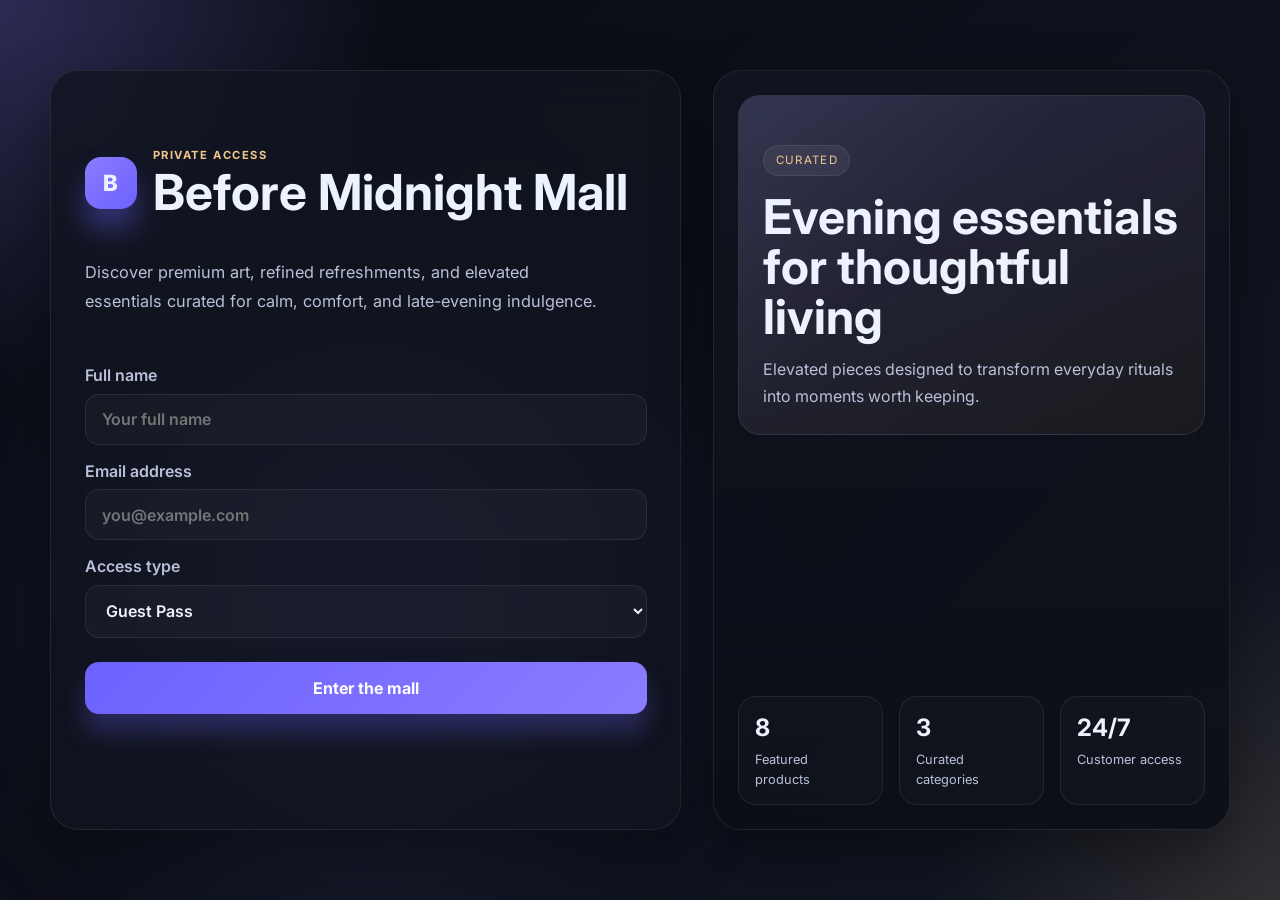
<file: index.html>
<!DOCTYPE html>
<html lang="en">
  <head>
    <meta charset="UTF-8" />
    <meta name="viewport" content="width=device-width, initial-scale=1.0" />
    <title>Before Midnight Mall</title>
    <meta name="description" content="Before Midnight Mall brings curated art, refreshments, and evening essentials together in one refined shopping experience." />
    <link rel="preconnect" href="https://fonts.googleapis.com" />
    <link rel="preconnect" href="https://fonts.gstatic.com" crossorigin />
    <link href="https://fonts.googleapis.com/css2?family=Inter:wght@400;500;600;700;800&display=swap" rel="stylesheet" />
    <link rel="stylesheet" href="style.css" />
  </head>
  <body>
    <header class="site-header">
      <div class="container nav-wrap">
        <div class="brand">
          <span class="brand-mark">B</span>
          <span>Before Midnight Mall</span>
        </div>

        <nav class="main-nav" aria-label="Main navigation">
          <a href="#featured">Featured</a>
          <a href="#collections">Collections</a>
          <a href="#reviews">Reviews</a>
          <a href="#contact">Contact</a>
        </nav>

        <div class="account-shell">
          <span id="customerStatus" class="customer-status">Guest</span>
          <button id="guestLogoutBtn" class="cart-button secondary-logout" type="button" style="display: none;">Exit</button>
        </div>

        <button id="cartToggleButton" class="cart-button" type="button" aria-label="Open shopping cart">
          <span>Cart</span>
          <span id="cartCount" class="cart-count">0</span>
        </button>
      </div>
    </header>

    <main>
      <section class="hero">
        <div class="container hero-grid">
          <div class="hero-copy">
            <p class="eyebrow">Curated for better living</p>
            <h1>Thoughtful products for everyday rituals.</h1>
            <p class="hero-text">
              Discover elevated essentials that bring comfort, calm, and style into your home.
            </p>
            <div class="hero-actions">
              <a href="#featured" class="primary-btn">Shop now</a>
              <a href="#collections" class="secondary-btn">Explore collections</a>
            </div>
            <ul class="hero-meta">
              <li>Free shipping on orders over TZS 150,000</li>
              <li>30-day returns</li>
            </ul>
          </div>

          <div class="hero-visual" aria-label="Featured product showcase">
            <div class="hero-card feature-card">
              <img src="https://images.unsplash.com/photo-1517705008128-361805f42e86?auto=format&fit=crop&w=900&q=80" alt="Elegant featured product" />
              <div class="feature-card-copy">
                <span>Best seller</span>
                <h2>Black Devil with a Bright Smile</h2>
                <p>TZS 10,000</p>
              </div>
            </div>
          </div>
        </div>
      </section>

      <section class="trust-bar">
        <div class="container trust-grid">
          <div>Free shipping</div>
          <div>Small-batch design</div>
          <div>Premium materials</div>
          <div>Secure checkout</div>
        </div>
      </section>

      <section class="welcome-spotlight">
        <div class="container welcome-wrap">
          <div class="welcome-photo-frame welcome-night-scene" aria-label="Night scene illustration">
            <div class="night-sky-glow"></div>
            <div class="moon"></div>
            <div class="stars"></div>
          </div>

          <div class="welcome-copy">
            <p class="eyebrow">Welcome to Before Midnight Mall</p>
            <h2>Good evening, and thank you for being here.</h2>
            <p>
              We are delighted to welcome you to a quieter, more meaningful shopping experience where thoughtful
              living, premium design, and immersive details come together beautifully.
            </p>
            <p>
              Explore pieces chosen to make everyday moments feel more intentional, more comforting, and more special.
            </p>
            <a href="#featured" class="primary-btn">Explore the collection</a>
          </div>
        </div>
      </section>

      <section id="featured" class="catalog">
        <div class="container section-header">
          <div>
            <p class="eyebrow">Featured products</p>
            <h2>Our best-loved essentials</h2>
          </div>
          <a href="#collections" class="text-link">Browse all</a>
        </div>

        <div id="productGrid" class="product-grid" aria-live="polite"></div>
      </section>

      <section id="collections" class="collections">
        <div class="container section-header">
          <div>
            <p class="eyebrow">Shop by category</p>
            <h2>Art & refreshments for the evening ritual</h2>
          </div>
        </div>

        <div class="container collection-grid">
          <article class="collection-card">
            <div class="collection-image image-one"></div>
            <div class="collection-copy">
              <h3>Art & Objects</h3>
              <p>Curated pieces that add mood, story, and atmosphere to your space.</p>
            </div>
          </article>

          <article class="collection-card">
            <div class="collection-image image-two"></div>
            <div class="collection-copy">
              <h3>Refreshments</h3>
              <p>Thoughtful sips and midnight rituals made for slower evenings.</p>
            </div>
          </article>

          <article class="collection-card">
            <div class="collection-image image-three"></div>
            <div class="collection-copy">
              <h3>Studio Editions</h3>
              <p>Limited collections for cozy, intentional living and gifting.</p>
            </div>
          </article>
        </div>
      </section>

      <section id="reviews" class="reviews">
        <div class="container section-header narrow">
          <div>
            <p class="eyebrow">Customer love</p>
            <h2>People come back for the feeling</h2>
          </div>
        </div>

        <div class="container review-grid">
          <blockquote>
            “The quality is outstanding and the packaging feels premium. It instantly elevated my desk.”
            <footer>— Maya R.</footer>
          </blockquote>
          <blockquote>
            “I bought the candle and diffuser set for a gift, and it was such a beautiful experience.”
            <footer>— Jordan T.</footer>
          </blockquote>
          <blockquote>
            “Everything feels thoughtfully designed. It’s exactly the kind of brand I want to support.”
            <footer>— Lena P.</footer>
          </blockquote>
        </div>
      </section>
    </main>

    <aside class="cart-panel" id="cartPanel" aria-label="Shopping cart">
      <div class="cart-header">
        <h3>Your cart</h3>
        <button class="close-cart" aria-label="Close cart">×</button>
      </div>

      <div id="cartItems" class="cart-items"></div>

      <div class="cart-summary">
        <div class="summary-row">
          <span>Subtotal</span>
          <span id="subtotal">TZS 0</span>
        </div>
        <div class="summary-row">
          <span>Shipping</span>
          <span id="shipping">TZS 0</span>
        </div>
        <div class="summary-row total-row">
          <span>Total</span>
          <span id="total">TZS 0</span>
        </div>
        <button class="checkout-btn">Proceed to checkout</button>
      </div>
    </aside>

    <div class="checkout-modal-backdrop" id="checkoutModalBackdrop" aria-hidden="true">
      <div class="checkout-modal" role="dialog" aria-modal="true" aria-labelledby="checkoutModalTitle">
        <div class="modal-header">
          <div>
            <p class="eyebrow">Secure order</p>
            <h3 id="checkoutModalTitle">Checkout details</h3>
          </div>
          <button class="close-cart close-checkout" aria-label="Close checkout">×</button>
        </div>

        <form id="checkoutForm" class="checkout-form">
          <div class="form-grid">
            <label>
              Full name
              <input type="text" name="fullName" placeholder="Your full name" required />
            </label>
            <label>
              Email
              <input type="email" name="email" placeholder="you@example.com" required />
            </label>
            <label class="full-width">
              Street address
              <input type="text" name="address" placeholder="123 Market Street" required />
            </label>
            <label>
              City
              <input type="text" name="city" placeholder="Dar es Salaam" required />
            </label>
            <label>
              Postal code
              <input type="text" name="postalCode" placeholder="12345" required />
            </label>
            <label>
              Phone number
              <input type="tel" name="phone" placeholder="+255 712 345 678" required />
            </label>
            <label class="full-width">
              Exact delivery location
              <input type="text" name="location" placeholder="Mikocheni, near the station" required />
            </label>
          </div>

          <div class="checkout-summary-box">
            <span>Estimated total</span>
            <strong id="checkoutTotal">TZS 0</strong>
          </div>

          <button type="submit" class="primary-btn checkout-submit">Place order</button>
        </form>
      </div>
    </div>

    <script src="script.js"></script>
  </body>
</html>
</file>
<file: style.css>
:root {
  --bg: #07080d;
  --bg-2: #121320;
  --bg-3: #181826;
  --panel: rgba(17, 18, 27, 0.94);
  --card: rgba(23, 22, 34, 0.9);
  --card-strong: #1b1b2a;
  --text: #f5f1ff;
  --muted: #c1bad6;
  --line: rgba(190, 176, 232, 0.17);
  --accent: #bb9cff;
  --accent-strong: #8d68ff;
  --accent-soft: rgba(184, 146, 255, 0.16);
  --glow: rgba(168, 132, 250, 0.48);
  --warm: #f3d4b8;
  --shadow: 0 30px 60px rgba(0, 0, 0, 0.45);
}

* { box-sizing: border-box; }

html { scroll-behavior: smooth; }

body {
  margin: 0;
  font-family: 'Inter', sans-serif;
  background:
    radial-gradient(circle at top left, rgba(138, 106, 255, 0.30), transparent 26%),
    radial-gradient(circle at bottom right, rgba(188, 163, 255, 0.15), transparent 24%),
    linear-gradient(135deg, var(--bg) 0%, var(--bg-2) 45%, var(--bg-3) 100%);
  color: var(--text);
  min-height: 100vh;
  overflow-x: hidden;
}

body::before,
body::after {
  content: "";
  position: fixed;
  inset: auto;
  width: 36rem;
  height: 36rem;
  border-radius: 50%;
  filter: blur(80px);
  opacity: 0.35;
  pointer-events: none;
  z-index: 0;
}

body::before {
  top: -12rem;
  left: -8rem;
  background: rgba(146, 110, 255, 0.42);
}

body::after {
  right: -10rem;
  bottom: -12rem;
  background: rgba(186, 137, 255, 0.3);
}

img { max-width: 100%; display: block; }
a { color: inherit; text-decoration: none; }
button { font: inherit; }

.container {
  width: min(1120px, calc(100% - 32px));
  margin: 0 auto;
}

.site-header {
  position: sticky;
  top: 0;
  z-index: 20;
  backdrop-filter: blur(18px);
  background: rgba(10, 11, 18, 0.72);
  border-bottom: 1px solid var(--line);
}

.nav-wrap {
  display: flex;
  align-items: center;
  justify-content: space-between;
  gap: 20px;
  height: 78px;
}

.brand {
  display: inline-flex;
  align-items: center;
  gap: 0.7rem;
  font-weight: 700;
  letter-spacing: 0.02em;
}

.brand-mark {
  display: inline-grid;
  place-items: center;
  width: 34px;
  height: 34px;
  border-radius: 10px;
  background: linear-gradient(135deg, var(--accent-strong), var(--accent));
  color: white;
  font-size: 1rem;
  box-shadow: 0 10px 24px rgba(141, 103, 255, 0.45);
}

.main-nav {
  display: flex;
  align-items: center;
  gap: 30px;
  color: var(--muted);
  font-size: 0.95rem;
}

.main-nav a:hover {
  color: #fff;
}

.account-shell {
  display: inline-flex;
  align-items: center;
  gap: 10px;
}

.customer-status {
  display: inline-flex;
  align-items: center;
  background: rgba(141, 103, 255, 0.12);
  color: var(--accent);
  border-radius: 999px;
  padding: 0.45rem 0.8rem;
  font-size: 0.78rem;
  font-weight: 700;
  border: 1px solid rgba(184, 146, 255, 0.2);
}

.cart-button {
  border: 1px solid var(--line);
  background: rgba(255, 255, 255, 0.02);
  color: var(--text);
  border-radius: 999px;
  padding: 0.7rem 1rem;
  font-weight: 600;
  display: inline-flex;
  align-items: center;
  gap: 0.75rem;
  cursor: pointer;
}

.secondary-logout {
  background: rgba(255, 255, 255, 0.02);
  border-color: rgba(184, 146, 255, 0.16);
  color: var(--text);
}

.cart-count {
  display: inline-grid;
  place-items: center;
  min-width: 28px;
  height: 28px;
  background: linear-gradient(135deg, var(--accent), var(--accent-strong));
  color: white;
  border-radius: 50%;
  font-size: 0.8rem;
  box-shadow: 0 10px 20px rgba(141, 103, 255, 0.4);
}

.hero {
  padding: 64px 0 36px;
  position: relative;
  z-index: 1;
}

.hero-grid {
  display: grid;
  grid-template-columns: 1.1fr 0.9fr;
  align-items: center;
  gap: 40px;
}

.eyebrow {
  margin: 0 0 12px;
  color: var(--accent);
  text-transform: uppercase;
  letter-spacing: 0.14em;
  font-size: 0.72rem;
  font-weight: 700;
}

h1, h2, h3, h4, p { margin-top: 0; }

.hero-copy h1 {
  font-size: clamp(2.8rem, 5vw, 5rem);
  line-height: 0.96;
  letter-spacing: -0.06em;
  margin-bottom: 1rem;
}

.hero-text {
  color: var(--muted);
  font-size: 1.05rem;
  line-height: 1.8;
  max-width: 54ch;
}

.hero-actions {
  display: flex;
  align-items: center;
  flex-wrap: wrap;
  gap: 1rem;
  margin: 2rem 0 1.5rem;
}

.primary-btn, .secondary-btn {
  display: inline-flex;
  align-items: center;
  justify-content: center;
  border-radius: 999px;
  padding: 0.9rem 1.3rem;
  font-weight: 700;
  transition: transform 0.2s ease;
}

.primary-btn {
  background: linear-gradient(135deg, var(--accent-strong), var(--accent));
  color: white;
  box-shadow: 0 18px 28px rgba(141, 103, 255, 0.28);
}

.secondary-btn {
  border: 1px solid var(--line);
  background: rgba(255, 255, 255, 0.02);
  color: var(--text);
}

.primary-btn:hover, .secondary-btn:hover {
  transform: translateY(-2px);
}

.hero-meta {
  list-style: none;
  margin: 0;
  padding: 0;
  display: flex;
  flex-wrap: wrap;
  gap: 1.2rem;
  color: var(--muted);
  font-size: 0.92rem;
}

.hero-visual { position: relative; }

.feature-card {
  position: relative;
  overflow: hidden;
  border-radius: 28px;
  border: 1px solid var(--line);
  background: rgba(18, 23, 36, 0.9);
  box-shadow: var(--shadow);
}

.feature-card img {
  width: 100%;
  height: 540px;
  object-fit: cover;
  display: block;
}

.feature-card-copy {
  position: absolute;
  left: 24px;
  right: 24px;
  bottom: 22px;
  background: rgba(10, 10, 15, 0.55);
  backdrop-filter: blur(8px);
  border: 1px solid rgba(255,255,255,0.08);
  border-radius: 18px;
  padding: 16px 18px;
}

.feature-card-copy span {
  display: inline-block;
  font-size: 0.7rem;
  letter-spacing: 0.12em;
  text-transform: uppercase;
  color: var(--warm);
  margin-bottom: 0.5rem;
}

.feature-card-copy h2 {
  margin-bottom: 0.4rem;
  font-size: clamp(1.5rem, 2vw, 2rem);
}

.feature-card-copy p {
  margin: 0;
  font-size: 1rem;
  color: var(--muted);
}

.trust-bar {
  padding: 12px 0 0;
  position: relative;
  z-index: 1;
}

.trust-grid {
  display: grid;
  grid-template-columns: repeat(4, 1fr);
  gap: 12px;
  text-align: center;
  padding: 1rem 0;
}

.trust-grid div {
  border: 1px solid var(--line);
  background: rgba(255,255,255,0.02);
  border-radius: 999px;
  padding: 0.8rem 1rem;
  color: var(--muted);
  font-weight: 600;
}

.welcome-spotlight,
.catalog,
.collections,
.reviews {
  padding: 86px 0 0;
  position: relative;
  z-index: 1;
}

.welcome-wrap {
  display: grid;
  grid-template-columns: 0.9fr 1.1fr;
  gap: 2rem;
  align-items: center;
}

.welcome-photo-frame {
  background: linear-gradient(160deg, rgba(96, 83, 160, 0.4), rgba(18, 23, 36, 0.8));
  border: 1px solid var(--line);
  border-radius: 30px;
  min-height: 420px;
  overflow: hidden;
  position: relative;
}

.night-sky-glow {
  position: absolute;
  inset: 0;
  background: radial-gradient(circle at 50% 30%, rgba(255,255,255,0.22), transparent 24%);
}

.moon {
  position: absolute;
  width: 90px;
  height: 90px;
  border-radius: 50%;
  top: 70px;
  right: 72px;
  background: rgba(255, 240, 198, 0.9);
  box-shadow: 0 0 40px rgba(255, 245, 188, 0.5);
}

.stars {
  position: absolute;
  inset: 0;
  background-image:
    radial-gradient(circle, rgba(255,255,255,0.9) 1.5px, transparent 1.7px),
    radial-gradient(circle, rgba(255,255,255,0.6) 1.5px, transparent 1.8px),
    radial-gradient(circle, rgba(255,255,255,0.75) 1.2px, transparent 1.5px);
  background-position: 10% 18%, 30% 42%, 70% 20%;
  background-size: 110px 110px;
}

.welcome-copy h2 {
  font-size: clamp(2rem, 3vw, 3rem);
  line-height: 1.08;
  margin-bottom: 1rem;
}

.welcome-copy p {
  color: var(--muted);
  line-height: 1.8;
  margin-bottom: 1.2rem;
}

.section-header {
  display: flex;
  align-items: end;
  justify-content: space-between;
  gap: 1rem;
  margin-bottom: 2rem;
}

.section-header h2 {
  margin: 0;
  font-size: clamp(2rem, 3vw, 2.6rem);
}

.text-link {
  color: var(--accent);
  font-weight: 700;
}

.product-grid {
  width: min(1120px, calc(100% - 32px));
  margin: 0 auto;
  display: grid;
  grid-template-columns: repeat(4, minmax(0, 1fr));
  gap: 1.3rem;
}

.product-card {
  background: rgba(23, 22, 34, 0.9);
  border: 1px solid var(--line);
  border-radius: 20px;
  overflow: hidden;
  display: flex;
  flex-direction: column;
}

.product-image {
  position: relative;
  padding: 0;
  border-bottom: 1px solid var(--line);
}

.product-image img {
  width: 100%;
  height: 240px;
  object-fit: cover;
}

.product-badge {
  position: absolute;
  left: 16px;
  top: 16px;
  border-radius: 999px;
  padding: 0.42rem 0.7rem;
  border: 1px solid rgba(255,255,255,0.1);
  background: rgba(10, 10, 15, 0.45);
  color: var(--warm);
  font-size: 0.7rem;
  font-weight: 700;
  text-transform: uppercase;
  letter-spacing: 0.08em;
}

.product-copy {
  display: flex;
  flex-direction: column;
  gap: 0.75rem;
  padding: 1rem 1rem 1.2rem;
}

.product-head {
  display: flex;
  align-items: center;
  justify-content: space-between;
  gap: 1rem;
}

.product-head h3 {
  font-size: 1.1rem;
  margin: 0;
}

.price {
  color: var(--warm);
  font-weight: 700;
  white-space: nowrap;
}

.product-category,
.product-copy p {
  color: var(--muted);
  line-height: 1.6;
  margin: 0;
}

.product-meta {
  display: flex;
  align-items: center;
  justify-content: space-between;
  gap: 0.8rem;
  margin-top: auto;
}

.rating {
  color: #ffd26d;
  font-weight: 700;
}

.add-btn {
  border: none;
  border-radius: 999px;
  padding: 0.72rem 1rem;
  background: linear-gradient(135deg, var(--accent-strong), var(--accent));
  color: white;
  font-weight: 700;
  cursor: pointer;
}

.collections .collection-grid {
  width: min(1120px, calc(100% - 32px));
  margin: 0 auto;
  display: grid;
  grid-template-columns: repeat(3, minmax(0, 1fr));
  gap: 1.5rem;
}

.collection-card {
  border: 1px solid var(--line);
  border-radius: 22px;
  overflow: hidden;
  background: rgba(18, 20, 32, 0.9);
}

.collection-image {
  height: 240px;
  background-size: cover;
  background-position: center;
}

.image-one { background-image: url('https://images.unsplash.com/photo-1513694203232-719a280e022f?auto=format&fit=crop&w=900&q=80'); }
.image-two { background-image: url('https://images.unsplash.com/photo-1517248135467-4c7edcad34c4?auto=format&fit=crop&w=900&q=80'); }
.image-three { background-image: url('https://images.unsplash.com/photo-1524758631624-e2822e304c36?auto=format&fit=crop&w=900&q=80'); }

.collection-copy {
  padding: 1.3rem;
}

.collection-copy h3 {
  margin-bottom: 0.6rem;
}

.collection-copy p {
  margin: 0;
  color: var(--muted);
  line-height: 1.7;
}

.reviews {
  padding-bottom: 80px;
}

.review-grid {
  width: min(1120px, calc(100% - 32px));
  margin: 0 auto;
  display: grid;
  grid-template-columns: repeat(3, minmax(0, 1fr));
  gap: 1.2rem;
}

.review-grid blockquote {
  margin: 0;
  border: 1px solid var(--line);
  border-radius: 20px;
  background: rgba(18, 20, 32, 0.9);
  padding: 1.3rem;
  color: var(--muted);
  line-height: 1.7;
}

.review-grid footer {
  margin-top: 1rem;
  color: var(--warm);
  font-weight: 700;
}

.cart-panel {
  position: fixed;
  top: 0;
  right: 0;
  width: min(420px, 100%);
  height: 100vh;
  background: rgba(10, 11, 18, 0.96);
  border-left: 1px solid var(--line);
  transform: translateX(105%);
  transition: transform 0.25s ease;
  display: flex;
  flex-direction: column;
  z-index: 30;
}

.cart-panel.open {
  transform: translateX(0);
}

.cart-header {
  display: flex;
  align-items: center;
  justify-content: space-between;
  padding: 1.2rem 1.2rem 0.8rem;
  border-bottom: 1px solid var(--line);
}

.close-cart {
  background: transparent;
  border: none;
  color: var(--text);
  font-size: 2rem;
  cursor: pointer;
  line-height: 1;
}

.cart-items {
  flex: 1;
  padding: 1rem 1rem 0;
  overflow: auto;
}

.cart-item {
  display: grid;
  grid-template-columns: 80px 1fr auto;
  gap: 0.8rem;
  align-items: center;
  border: 1px solid var(--line);
  background: rgba(255,255,255,0.02);
  border-radius: 16px;
  padding: 0.7rem;
  margin-bottom: 0.8rem;
}

.cart-item img {
  width: 80px;
  height: 80px;
  object-fit: cover;
  border-radius: 12px;
}

.cart-item h4 {
  margin: 0 0 0.2rem;
  font-size: 0.96rem;
}

.cart-item p {
  margin: 0 0 0.45rem;
  color: var(--muted);
  font-size: 0.8rem;
}

.item-controls {
  display: inline-flex;
  align-items: center;
  gap: 0.5rem;
}

.qty-btn {
  width: 28px;
  height: 28px;
  border-radius: 50%;
  border: 1px solid var(--line);
  background: rgba(255,255,255,0.03);
  color: var(--text);
  cursor: pointer;
}

.item-price {
  font-weight: 700;
  color: var(--warm);
}

.empty-cart {
  color: var(--muted);
  text-align: center;
  margin-top: 2rem;
}

.cart-summary {
  border-top: 1px solid var(--line);
  padding: 1rem 1rem 1.2rem;
}

.summary-row {
  display: flex;
  align-items: center;
  justify-content: space-between;
  margin-bottom: 0.7rem;
  color: var(--muted);
}

.total-row {
  color: var(--text);
  font-weight: 700;
  font-size: 1.1rem;
}

.checkout-btn,
.checkout-submit {
  width: 100%;
  margin-top: 0.8rem;
}

.checkout-modal-backdrop {
  position: fixed;
  inset: 0;
  background: rgba(3, 4, 8, 0.72);
  display: none;
  place-items: center;
  z-index: 40;
}

.checkout-modal-backdrop.open {
  display: grid;
}

.checkout-modal {
  width: min(620px, calc(100% - 24px));
  background: rgba(11, 13, 21, 0.98);
  border: 1px solid var(--line);
  border-radius: 22px;
  box-shadow: var(--shadow);
  padding: 1.2rem;
}

.modal-header {
  display: flex;
  align-items: center;
  justify-content: space-between;
  gap: 1rem;
  margin-bottom: 1rem;
}

.checkout-form {
  display: grid;
  gap: 1rem;
}

.form-grid {
  display: grid;
  grid-template-columns: repeat(2, minmax(0, 1fr));
  gap: 1rem;
}

.checkout-form label {
  display: grid;
  gap: 0.45rem;
  color: var(--muted);
  font-weight: 600;
}

.checkout-form input {
  width: 100%;
  border: 1px solid var(--line);
  background: rgba(255,255,255,0.03);
  color: var(--text);
  border-radius: 12px;
  padding: 0.8rem 0.9rem;
  font: inherit;
}

.full-width {
  grid-column: 1 / -1;
}

.checkout-summary-box {
  display: flex;
  align-items: center;
  justify-content: space-between;
  border: 1px solid var(--line);
  border-radius: 16px;
  background: rgba(255,255,255,0.02);
  padding: 0.9rem 1rem;
  color: var(--muted);
}

.checkout-summary-box strong {
  color: var(--text);
  font-size: 1.1rem;
}

@media (max-width: 900px) {
  .hero-grid,
  .welcome-wrap,
  .product-grid,
  .collections .collection-grid,
  .review-grid {
    grid-template-columns: 1fr;
  }

  .trust-grid {
    grid-template-columns: repeat(2, minmax(0, 1fr));
  }

  .main-nav {
    display: none;
  }
}
</file>
<file: access.css>
:root {
  --bg: #090b12;
  --bg-soft: #121724;
  --panel: rgba(17, 21, 31, 0.8);
  --panel-strong: rgba(18, 23, 36, 0.96);
  --card: rgba(19, 24, 38, 0.88);
  --text: #edf2ff;
  --muted: #b8c1d9;
  --line: rgba(255, 255, 255, 0.08);
  --accent: #8a7dff;
  --accent-strong: #6d61ff;
  --warm: #f2c78d;
  --success: #56d39a;
  --shadow: 0 25px 60px rgba(0, 0, 0, 0.38);
}

* { box-sizing: border-box; }

html, body {
  margin: 0;
  min-height: 100%;
  font-family: 'Inter', sans-serif;
  background:
    radial-gradient(circle at top left, rgba(138, 125, 255, 0.28), transparent 25%),
    radial-gradient(circle at bottom right, rgba(242, 199, 141, 0.14), transparent 22%),
    linear-gradient(135deg, var(--bg) 0%, var(--bg-soft) 100%);
  color: var(--text);
}

body {
  min-height: 100vh;
  display: grid;
  place-items: center;
  overflow: hidden;
}

.background-glow {
  position: fixed;
  inset: auto auto 8% 8%;
  width: 32rem;
  height: 32rem;
  background: rgba(138, 125, 255, 0.18);
  filter: blur(110px);
  border-radius: 50%;
  pointer-events: none;
}

.access-shell {
  width: min(1180px, calc(100% - 32px));
  min-height: 760px;
  display: grid;
  grid-template-columns: 1.1fr 0.9fr;
  gap: 2rem;
  position: relative;
  z-index: 1;
}

.access-panel,
.feature-panel {
  background: var(--panel);
  border: 1px solid var(--line);
  border-radius: 28px;
  box-shadow: var(--shadow);
  backdrop-filter: blur(18px);
}

.access-panel {
  padding: 2.25rem 2.1rem;
  display: flex;
  flex-direction: column;
  justify-content: center;
}

.brand-row {
  display: inline-flex;
  align-items: center;
  gap: 1rem;
  margin-bottom: 1.5rem;
}

.brand-mark {
  width: 52px;
  height: 52px;
  border-radius: 16px;
  display: grid;
  place-items: center;
  background: linear-gradient(135deg, var(--accent), var(--accent-strong));
  box-shadow: 0 20px 28px rgba(109, 97, 255, 0.38);
  font-weight: 800;
  font-size: 1.4rem;
}

.eyebrow {
  margin: 0 0 0.2rem;
  color: var(--warm);
  text-transform: uppercase;
  letter-spacing: 0.14em;
  font-size: 0.7rem;
  font-weight: 700;
}

h1 {
  margin: 0;
  font-size: clamp(2.1rem, 4vw, 3.1rem);
  line-height: 1.05;
}

.hero-copy {
  margin-bottom: 2rem;
  color: var(--muted);
  font-size: 1.02rem;
  line-height: 1.8;
  max-width: 52ch;
}

.access-form {
  display: grid;
  gap: 1rem;
}

.access-form label {
  display: grid;
  gap: 0.55rem;
  color: var(--muted);
  font-weight: 600;
}

.access-form input,
.access-form select {
  width: 100%;
  border: 1px solid var(--line);
  background: rgba(255, 255, 255, 0.03);
  color: var(--text);
  border-radius: 14px;
  padding: 0.9rem 1rem;
  font: inherit;
  outline: none;
}

.access-form input:focus,
.access-form select:focus {
  border-color: rgba(138, 125, 255, 0.85);
  box-shadow: 0 0 0 4px rgba(138, 125, 255, 0.12);
}

.primary-btn {
  margin-top: 0.5rem;
  border: none;
  border-radius: 14px;
  background: linear-gradient(135deg, var(--accent-strong), var(--accent));
  color: white;
  padding: 1rem 1.1rem;
  font: inherit;
  font-weight: 700;
  cursor: pointer;
  transition: transform 200ms ease, box-shadow 200ms ease;
  box-shadow: 0 18px 24px rgba(109, 97, 255, 0.28);
}

.primary-btn:hover {
  transform: translateY(-2px);
}

.access-message {
  min-height: 22px;
  margin: 0;
  color: var(--muted);
  font-size: 0.95rem;
}

.feature-panel {
  display: flex;
  flex-direction: column;
  justify-content: space-between;
  padding: 1.5rem;
  background: linear-gradient(180deg, rgba(17, 21, 31, 0.9), rgba(11, 14, 22, 0.9));
}

.feature-card {
  background: linear-gradient(160deg, rgba(138, 125, 255, 0.16), rgba(242, 199, 141, 0.08));
  border: 1px solid var(--line);
  border-radius: 22px;
  padding: 1.5rem;
  min-height: 340px;
  display: flex;
  flex-direction: column;
  justify-content: flex-end;
  position: relative;
  overflow: hidden;
}

.feature-card::before {
  content: "";
  position: absolute;
  inset: 0;
  background: linear-gradient(135deg, rgba(255,255,255,0.08), transparent 42%, rgba(0,0,0,0.16));
}

.feature-card > * {
  position: relative;
  z-index: 1;
}

.chip {
  display: inline-flex;
  width: fit-content;
  padding: 0.45rem 0.7rem;
  border-radius: 999px;
  background: rgba(255, 255, 255, 0.06);
  border: 1px solid var(--line);
  margin-bottom: 1rem;
  font-size: 0.72rem;
  text-transform: uppercase;
  letter-spacing: 0.12em;
  color: var(--warm);
}

.feature-card h2 {
  margin: 0 0 0.8rem;
  font-size: clamp(2rem, 4vw, 3rem);
  line-height: 1.05;
}

.feature-card p {
  margin: 0;
  color: var(--muted);
  line-height: 1.7;
}

.feature-meta {
  display: grid;
  grid-template-columns: repeat(3, minmax(0, 1fr));
  gap: 1rem;
  margin-top: 1.25rem;
}

.feature-meta div {
  background: rgba(255, 255, 255, 0.02);
  border: 1px solid var(--line);
  border-radius: 18px;
  padding: 1rem;
}

.feature-meta strong {
  display: block;
  font-size: 1.5rem;
  margin-bottom: 0.35rem;
}

.feature-meta span {
  color: var(--muted);
  font-size: 0.8rem;
}

@media (max-width: 900px) {
  .access-shell {
    grid-template-columns: 1fr;
    min-height: unset;
    padding: 24px 0 40px;
  }

  .feature-panel {
    min-height: 320px;
  }
}
</file>
